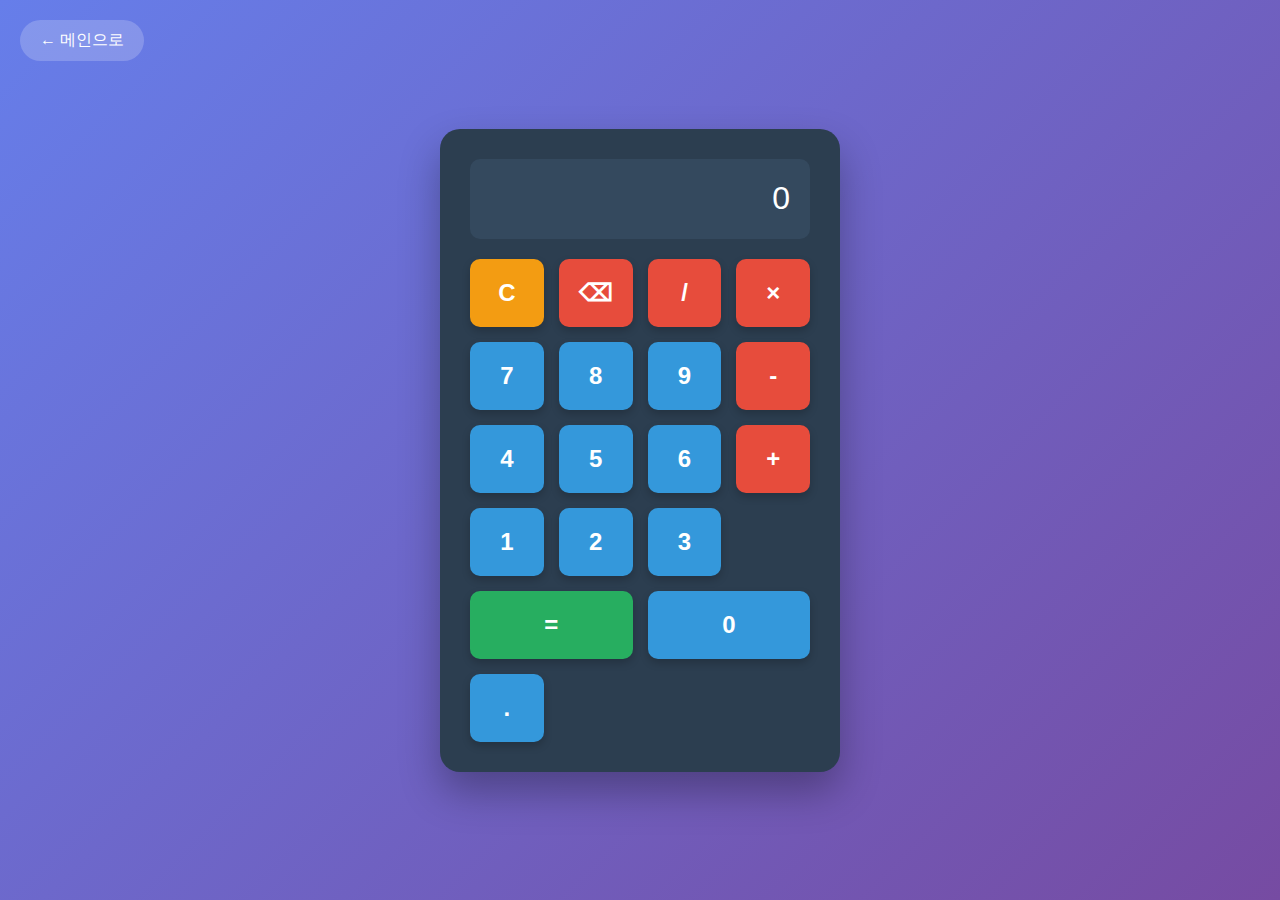
<file: src/main/resources/templates/calculater.html>
<!DOCTYPE html>
<html lang="ko">
<head>
    <meta charset="UTF-8">
    <meta name="viewport" content="width=device-width, initial-scale=1.0">
    <title>계산기</title>
    <style>
        * {
            margin: 0;
            padding: 0;
            box-sizing: border-box;
        }
        
        body {
            font-family: 'Arial', sans-serif;
            background: linear-gradient(135deg, #667eea 0%, #764ba2 100%);
            min-height: 100vh;
            display: flex;
            align-items: center;
            justify-content: center;
            padding: 20px;
        }
        
        .calculator {
            background: #2c3e50;
            border-radius: 20px;
            padding: 30px;
            box-shadow: 0 20px 40px rgba(0,0,0,0.3);
            max-width: 400px;
            width: 100%;
        }
        
        .display {
            background: #34495e;
            color: white;
            font-size: 2rem;
            padding: 20px;
            text-align: right;
            border-radius: 10px;
            margin-bottom: 20px;
            min-height: 80px;
            display: flex;
            align-items: center;
            justify-content: flex-end;
            word-wrap: break-word;
            overflow-wrap: break-word;
        }
        
        .buttons {
            display: grid;
            grid-template-columns: repeat(4, 1fr);
            gap: 15px;
        }
        
        .btn {
            background: #3498db;
            color: white;
            border: none;
            border-radius: 10px;
            font-size: 1.5rem;
            font-weight: bold;
            padding: 20px;
            cursor: pointer;
            transition: all 0.3s ease;
            box-shadow: 0 4px 8px rgba(0,0,0,0.2);
        }
        
        .btn:hover {
            background: #2980b9;
            transform: translateY(-2px);
            box-shadow: 0 6px 12px rgba(0,0,0,0.3);
        }
        
        .btn:active {
            transform: translateY(0);
        }
        
        .btn.operator {
            background: #e74c3c;
        }
        
        .btn.operator:hover {
            background: #c0392b;
        }
        
        .btn.equals {
            background: #27ae60;
            grid-column: span 2;
        }
        
        .btn.equals:hover {
            background: #229954;
        }
        
        .btn.clear {
            background: #f39c12;
        }
        
        .btn.clear:hover {
            background: #e67e22;
        }
        
        .btn.zero {
            grid-column: span 2;
        }
        
        .back-btn {
            position: absolute;
            top: 20px;
            left: 20px;
            background: rgba(255,255,255,0.2);
            color: white;
            border: none;
            border-radius: 50px;
            padding: 10px 20px;
            cursor: pointer;
            text-decoration: none;
            font-size: 1rem;
            transition: all 0.3s ease;
        }
        
        .back-btn:hover {
            background: rgba(255,255,255,0.3);
            transform: translateY(-2px);
        }
    </style>
</head>
<body>
    <a href="/" class="back-btn">← 메인으로</a>
    
    <div class="calculator">
        <div class="display" id="display">0</div>
        <div class="buttons">
            <button class="btn clear" onclick="clearDisplay()">C</button>
            <button class="btn operator" onclick="deleteLast()">⌫</button>
            <button class="btn operator" onclick="setOperator('/')">/</button>
            <button class="btn operator" onclick="setOperator('*')">×</button>
            
            <button class="btn" onclick="appendToDisplay('7')">7</button>
            <button class="btn" onclick="appendToDisplay('8')">8</button>
            <button class="btn" onclick="appendToDisplay('9')">9</button>
            <button class="btn operator" onclick="setOperator('-')">-</button>
            
            <button class="btn" onclick="appendToDisplay('4')">4</button>
            <button class="btn" onclick="appendToDisplay('5')">5</button>
            <button class="btn" onclick="appendToDisplay('6')">6</button>
            <button class="btn operator" onclick="setOperator('+')">+</button>
            
            <button class="btn" onclick="appendToDisplay('1')">1</button>
            <button class="btn" onclick="appendToDisplay('2')">2</button>
            <button class="btn" onclick="appendToDisplay('3')">3</button>
            <button class="btn equals" onclick="calculate()" rowspan="2">=</button>
            
            <button class="btn zero" onclick="appendToDisplay('0')">0</button>
            <button class="btn" onclick="appendToDisplay('.')">.</button>
        </div>
    </div>

    <script>
        let display = document.getElementById('display');
        let currentInput = '0';
        let operator = null;
        let previousInput = null;
        let shouldResetDisplay = false;

        function updateDisplay() {
            display.textContent = currentInput;
        }

        function appendToDisplay(value) {
            if (shouldResetDisplay) {
                currentInput = '0';
                shouldResetDisplay = false;
            }

            if (value === '.' && currentInput.includes('.')) {
                return;
            }

            if (currentInput === '0' && value !== '.') {
                currentInput = value;
            } else {
                currentInput += value;
            }

            updateDisplay();
        }

        function clearDisplay() {
            currentInput = '0';
            operator = null;
            previousInput = null;
            shouldResetDisplay = false;
            updateDisplay();
        }

        function deleteLast() {
            if (currentInput.length > 1) {
                currentInput = currentInput.slice(0, -1);
            } else {
                currentInput = '0';
            }
            updateDisplay();
        }

        function setOperator(op) {
            if (operator !== null && previousInput !== null) {
                calculate();
            }
            operator = op;
            previousInput = currentInput;
            shouldResetDisplay = true;
        }

        function calculate() {
            if (operator === null || previousInput === null) {
                return;
            }

            const prev = parseFloat(previousInput);
            const current = parseFloat(currentInput);
            let result;

            switch (operator) {
                case '+':
                    result = prev + current;
                    break;
                case '-':
                    result = prev - current;
                    break;
                case '*':
                    result = prev * current;
                    break;
                case '/':
                    if (current === 0) {
                        alert('0으로 나눌 수 없습니다!');
                        return;
                    }
                    result = prev / current;
                    break;
                default:
                    return;
            }

            currentInput = result.toString();
            operator = null;
            previousInput = null;
            shouldResetDisplay = true;
            updateDisplay();
        }

        // 키보드 입력 지원
        document.addEventListener('keydown', function(event) {
            const key = event.key;
            
            if (key >= '0' && key <= '9' || key === '.') {
                appendToDisplay(key);
            } else if (key === '+' || key === '-' || key === '*' || key === '/') {
                setOperator(key);
            } else if (key === 'Enter' || key === '=') {
                calculate();
            } else if (key === 'Escape' || key === 'c' || key === 'C') {
                clearDisplay();
            } else if (key === 'Backspace') {
                deleteLast();
            }
        });
    </script>
</body>
</html>
</file>
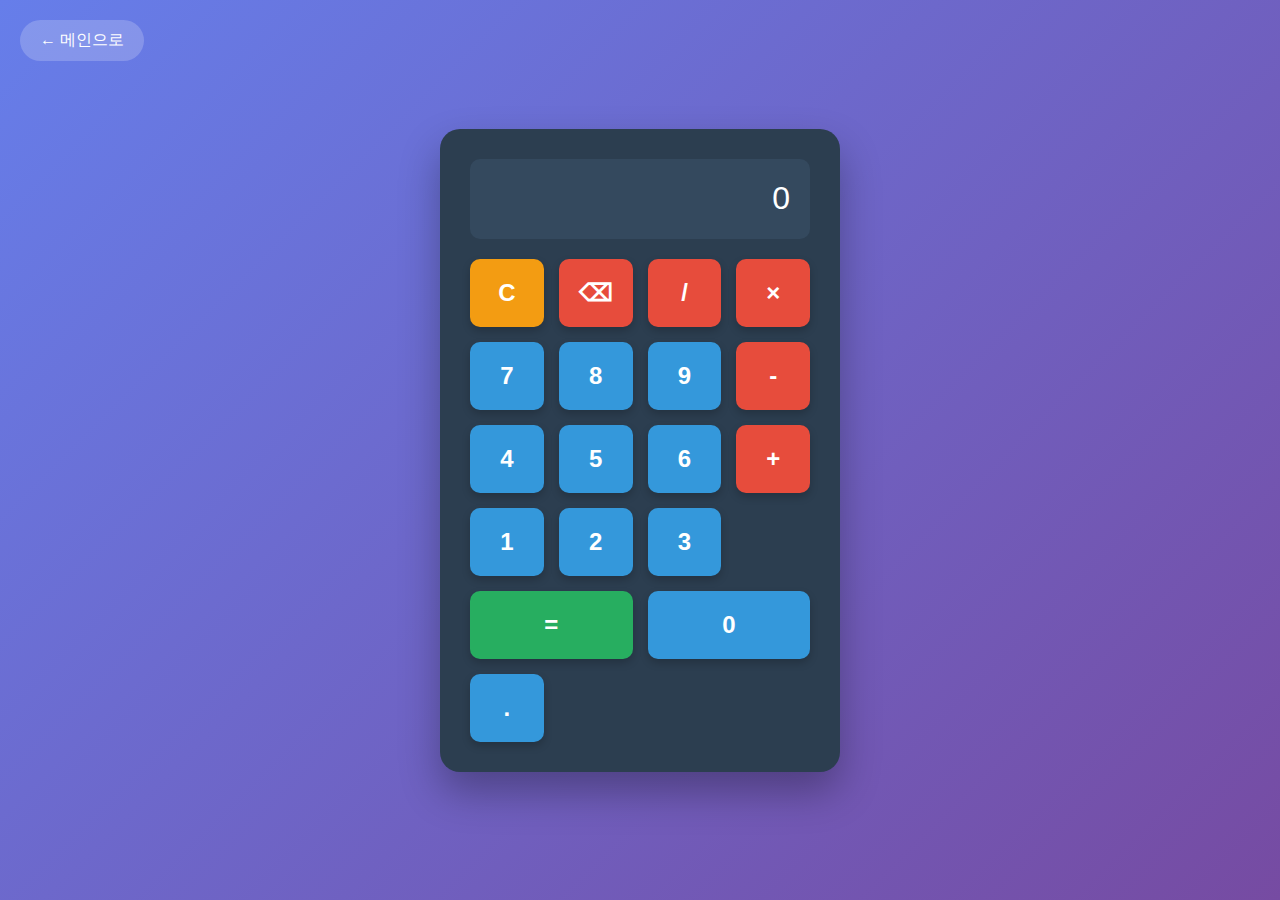
<file: src/main/resources/templates/calculator/calculater.html>
<!DOCTYPE html>
<html lang="ko">

<head>
    <meta charset="UTF-8">
    <meta name="viewport" content="width=device-width, initial-scale=1.0">
    <title>계산기</title>
    <style>
        * {
            margin: 0;
            padding: 0;
            box-sizing: border-box;
        }

        body {
            font-family: 'Arial', sans-serif;
            background: linear-gradient(135deg, #667eea 0%, #764ba2 100%);
            min-height: 100vh;
            display: flex;
            align-items: center;
            justify-content: center;
            padding: 20px;
        }

        .calculator {
            background: #2c3e50;
            border-radius: 20px;
            padding: 30px;
            box-shadow: 0 20px 40px rgba(0, 0, 0, 0.3);
            max-width: 400px;
            width: 100%;
        }

        .display {
            background: #34495e;
            color: white;
            font-size: 2rem;
            padding: 20px;
            text-align: right;
            border-radius: 10px;
            margin-bottom: 20px;
            min-height: 80px;
            display: flex;
            align-items: center;
            justify-content: flex-end;
            word-wrap: break-word;
            overflow-wrap: break-word;
        }

        .buttons {
            display: grid;
            grid-template-columns: repeat(4, 1fr);
            gap: 15px;
        }

        .btn {
            background: #3498db;
            color: white;
            border: none;
            border-radius: 10px;
            font-size: 1.5rem;
            font-weight: bold;
            padding: 20px;
            cursor: pointer;
            transition: all 0.3s ease;
            box-shadow: 0 4px 8px rgba(0, 0, 0, 0.2);
        }

        .btn:hover {
            background: #2980b9;
            transform: translateY(-2px);
            box-shadow: 0 6px 12px rgba(0, 0, 0, 0.3);
        }

        .btn:active {
            transform: translateY(0);
        }

        .btn.operator {
            background: #e74c3c;
        }

        .btn.operator:hover {
            background: #c0392b;
        }

        .btn.equals {
            background: #27ae60;
            grid-column: span 2;
        }

        .btn.equals:hover {
            background: #229954;
        }

        .btn.clear {
            background: #f39c12;
        }

        .btn.clear:hover {
            background: #e67e22;
        }

        .btn.zero {
            grid-column: span 2;
        }

        .back-btn {
            position: absolute;
            top: 20px;
            left: 20px;
            background: rgba(255, 255, 255, 0.2);
            color: white;
            border: none;
            border-radius: 50px;
            padding: 10px 20px;
            cursor: pointer;
            text-decoration: none;
            font-size: 1rem;
            transition: all 0.3s ease;
        }

        .back-btn:hover {
            background: rgba(255, 255, 255, 0.3);
            transform: translateY(-2px);
        }
    </style>
</head>

<body>
    <a href="/" class="back-btn">← 메인으로</a>

    <div class="calculator">
        <div class="display" id="display">0</div>
        <div class="buttons">
            <button class="btn clear" onclick="clearDisplay()">C</button>
            <button class="btn operator" onclick="deleteLast()">⌫</button>
            <button class="btn operator" onclick="setOperator('/')">/</button>
            <button class="btn operator" onclick="setOperator('*')">×</button>

            <button class="btn" onclick="appendToDisplay('7')">7</button>
            <button class="btn" onclick="appendToDisplay('8')">8</button>
            <button class="btn" onclick="appendToDisplay('9')">9</button>
            <button class="btn operator" onclick="setOperator('-')">-</button>

            <button class="btn" onclick="appendToDisplay('4')">4</button>
            <button class="btn" onclick="appendToDisplay('5')">5</button>
            <button class="btn" onclick="appendToDisplay('6')">6</button>
            <button class="btn operator" onclick="setOperator('+')">+</button>

            <button class="btn" onclick="appendToDisplay('1')">1</button>
            <button class="btn" onclick="appendToDisplay('2')">2</button>
            <button class="btn" onclick="appendToDisplay('3')">3</button>
            <button class="btn equals" onclick="calculate()" rowspan="2">=</button>

            <button class="btn zero" onclick="appendToDisplay('0')">0</button>
            <button class="btn" onclick="appendToDisplay('.')">.</button>
        </div>
    </div>

    <script>
        let display = document.getElementById('display');
        let currentInput = '0';
        let operator = null;
        let previousInput = null;
        let shouldResetDisplay = false;

        function updateDisplay() {
            display.textContent = currentInput;
        }

        function appendToDisplay(value) {
            if (shouldResetDisplay) {
                currentInput = '0';
                shouldResetDisplay = false;
            }

            if (value === '.' && currentInput.includes('.')) {
                return;
            }

            if (currentInput === '0' && value !== '.') {
                currentInput = value;
            } else {
                currentInput += value;
            }

            updateDisplay();
        }

        function clearDisplay() {
            currentInput = '0';
            operator = null;
            previousInput = null;
            shouldResetDisplay = false;
            updateDisplay();
        }

        function deleteLast() {
            if (currentInput.length > 1) {
                currentInput = currentInput.slice(0, -1);
            } else {
                currentInput = '0';
            }
            updateDisplay();
        }

        function setOperator(op) {
            if (operator !== null && previousInput !== null) {
                calculate();
            }
            operator = op;
            previousInput = currentInput;
            shouldResetDisplay = true;
        }

        async function calculate() {
            if (operator === null || previousInput === null) {
                return;
            }

            const num1 = parseFloat(previousInput);
            const num2 = parseFloat(currentInput);

            try {
                // 백엔드로 요청 보내기 - 통합 API 사용
                const response = await fetch(`/calculator/calculate?num1=${num1}&num2=${num2}&operator=${encodeURIComponent(operator)}`);
                const result = await response.json();

                if (result.error) {
                    alert(result.error);
                    return;
                }

                currentInput = result.result.toString();
                operator = null;
                previousInput = null;
                shouldResetDisplay = true;
                updateDisplay();
            } catch (error) {
                alert('계산 중 오류가 발생했습니다.');
                console.error(error);
            }
        }

        // 키보드 입력 지원
        document.addEventListener('keydown', function (event) {
            const key = event.key;

            if (key >= '0' && key <= '9' || key === '.') {
                appendToDisplay(key);
            } else if (key === '+' || key === '-' || key === '*' || key === '/') {
                setOperator(key);
            } else if (key === 'Enter' || key === '=') {
                calculate();
            } else if (key === 'Escape' || key === 'c' || key === 'C') {
                clearDisplay();
            } else if (key === 'Backspace') {
                deleteLast();
            }
        });
    </script>
</body>

</html>
</file>
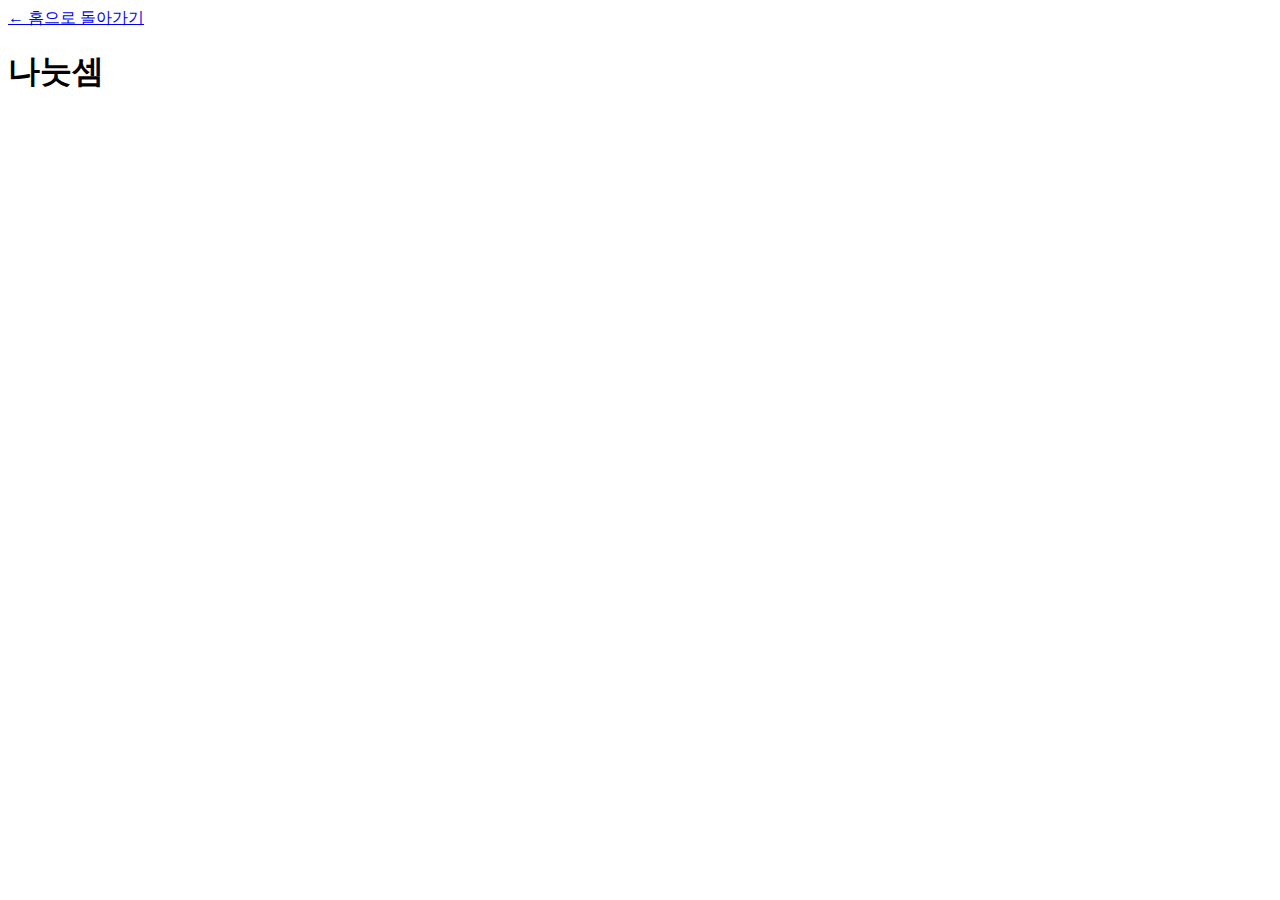
<file: src/main/resources/templates/calculator/divide.html>
<!DOCTYPE html>
<html lang="ko">
<head>
<meta charset="UTF-8">
<meta name="viewport" content="width=device-width, initial-scale=1.0">
<title>계산기 - Creative Hub</title>
</head>
<body>
<a href="/" class="back-link">
← 홈으로 돌아가기
</a>
<div class="login-container">
<div class="login-header">

<h1>나눗셈</h1>
</div>
</div>
</body>
</html>
</file>
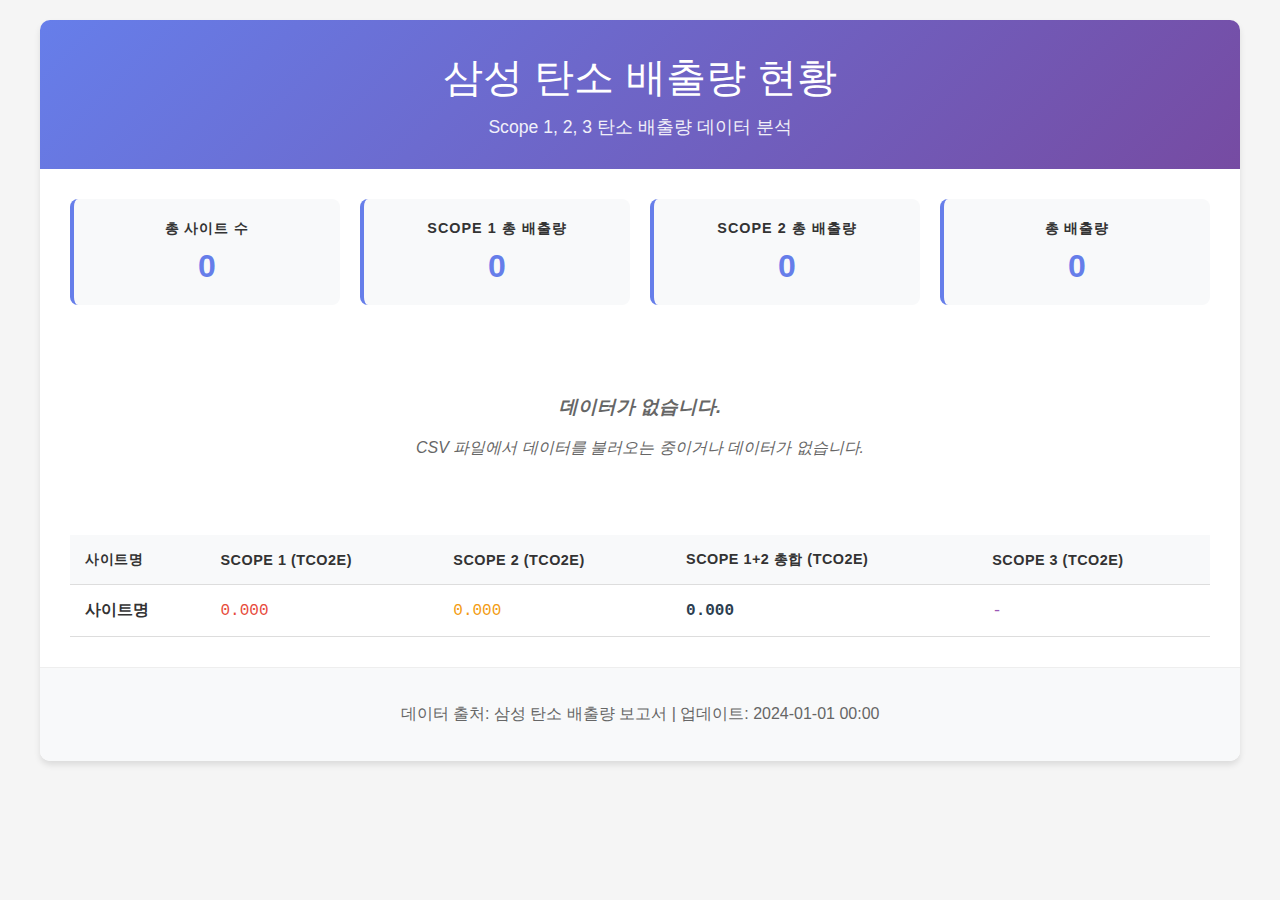
<file: src/main/resources/templates/emission/Emission.html>
<!DOCTYPE html>
<html lang="ko" xmlns:th="http://www.thymeleaf.org">

<head>
    <meta charset="UTF-8">
    <meta name="viewport" content="width=device-width, initial-scale=1.0">
    <title>삼성 탄소 배출량 현황</title>
    <style>
        body {
            font-family: 'Segoe UI', Tahoma, Geneva, Verdana, sans-serif;
            margin: 0;
            padding: 20px;
            background-color: #f5f5f5;
        }

        .container {
            max-width: 1200px;
            margin: 0 auto;
            background-color: white;
            border-radius: 10px;
            box-shadow: 0 4px 6px rgba(0, 0, 0, 0.1);
            overflow: hidden;
        }

        .header {
            background: linear-gradient(135deg, #667eea 0%, #764ba2 100%);
            color: white;
            padding: 30px;
            text-align: center;
        }

        .header h1 {
            margin: 0;
            font-size: 2.5em;
            font-weight: 300;
        }

        .header p {
            margin: 10px 0 0 0;
            font-size: 1.1em;
            opacity: 0.9;
        }

        .content {
            padding: 30px;
        }

        .stats {
            display: grid;
            grid-template-columns: repeat(auto-fit, minmax(200px, 1fr));
            gap: 20px;
            margin-bottom: 30px;
        }

        .stat-card {
            background: #f8f9fa;
            padding: 20px;
            border-radius: 8px;
            text-align: center;
            border-left: 4px solid #667eea;
        }

        .stat-card h3 {
            margin: 0 0 10px 0;
            color: #333;
            font-size: 0.9em;
            text-transform: uppercase;
            letter-spacing: 1px;
        }

        .stat-card .number {
            font-size: 2em;
            font-weight: bold;
            color: #667eea;
        }

        table {
            width: 100%;
            border-collapse: collapse;
            margin-top: 20px;
            background-color: white;
        }

        th,
        td {
            padding: 15px;
            text-align: left;
            border-bottom: 1px solid #ddd;
        }

        th {
            background-color: #f8f9fa;
            font-weight: 600;
            color: #333;
            text-transform: uppercase;
            font-size: 0.9em;
            letter-spacing: 0.5px;
        }

        tr:hover {
            background-color: #f5f5f5;
        }

        .site-name {
            font-weight: 600;
            color: #333;
        }

        .emission-value {
            font-family: 'Courier New', monospace;
            font-weight: 500;
        }

        .scope1 {
            color: #e74c3c;
        }

        .scope2 {
            color: #f39c12;
        }

        .scope3 {
            color: #9b59b6;
        }

        .total {
            color: #2c3e50;
            font-weight: bold;
        }

        .no-data {
            text-align: center;
            padding: 40px;
            color: #666;
            font-style: italic;
        }

        .footer {
            background-color: #f8f9fa;
            padding: 20px;
            text-align: center;
            color: #666;
            border-top: 1px solid #eee;
        }
    </style>
</head>

<body>
    <div class="container">
        <div class="header">
            <h1>삼성 탄소 배출량 현황</h1>
            <p>Scope 1, 2, 3 탄소 배출량 데이터 분석</p>
        </div>

        <div class="content">
            <div class="stats">
                <div class="stat-card">
                    <h3>총 사이트 수</h3>
                    <div class="number" th:text="${#lists.size(emissions)}">0</div>
                </div>
                <div class="stat-card">
                    <h3>Scope 1 총 배출량</h3>
                    <div class="number"
                        th:text="${#numbers.formatDecimal(#aggregates.sum(emissions.![scope1Tco2e ?: 0]), 0, 0)}">0
                    </div>
                </div>
                <div class="stat-card">
                    <h3>Scope 2 총 배출량</h3>
                    <div class="number"
                        th:text="${#numbers.formatDecimal(#aggregates.sum(emissions.![scope2Tco2e ?: 0]), 0, 0)}">0
                    </div>
                </div>
                <div class="stat-card">
                    <h3>총 배출량</h3>
                    <div class="number"
                        th:text="${#numbers.formatDecimal(#aggregates.sum(emissions.![totalScope1_2Tco2e ?: 0]), 0, 0)}">
                        0</div>
                </div>
            </div>

            <div th:if="${#lists.isEmpty(emissions)}" class="no-data">
                <h3>데이터가 없습니다.</h3>
                <p>CSV 파일에서 데이터를 불러오는 중이거나 데이터가 없습니다.</p>
            </div>

            <div th:unless="${#lists.isEmpty(emissions)}">
                <table>
                    <thead>
                        <tr>
                            <th>사이트명</th>
                            <th>Scope 1 (tCO2e)</th>
                            <th>Scope 2 (tCO2e)</th>
                            <th>Scope 1+2 총합 (tCO2e)</th>
                            <th>Scope 3 (tCO2e)</th>
                        </tr>
                    </thead>
                    <tbody>
                        <tr th:each="emission : ${emissions}">
                            <td class="site-name" th:text="${emission.site}">사이트명</td>
                            <td class="emission-value scope1"
                                th:text="${emission.scope1Tco2e != null ? #numbers.formatDecimal(emission.scope1Tco2e, 3, 3) : '-'}">
                                0.000</td>
                            <td class="emission-value scope2"
                                th:text="${emission.scope2Tco2e != null ? #numbers.formatDecimal(emission.scope2Tco2e, 3, 3) : '-'}">
                                0.000</td>
                            <td class="emission-value total"
                                th:text="${emission.totalScope1_2Tco2e != null ? #numbers.formatDecimal(emission.totalScope1_2Tco2e, 3, 3) : '-'}">
                                0.000</td>
                            <td class="emission-value scope3"
                                th:text="${emission.scope3Tco2e != null ? #numbers.formatDecimal(emission.scope3Tco2e, 3, 3) : '-'}">
                                -</td>
                        </tr>
                    </tbody>
                </table>
            </div>
        </div>

        <div class="footer">
            <p>데이터 출처: 삼성 탄소 배출량 보고서 | 업데이트: <span
                    th:text="${#dates.format(#dates.createNow(), 'yyyy-MM-dd HH:mm')}">2024-01-01 00:00</span></p>
        </div>
    </div>
</body>

</html>
</file>
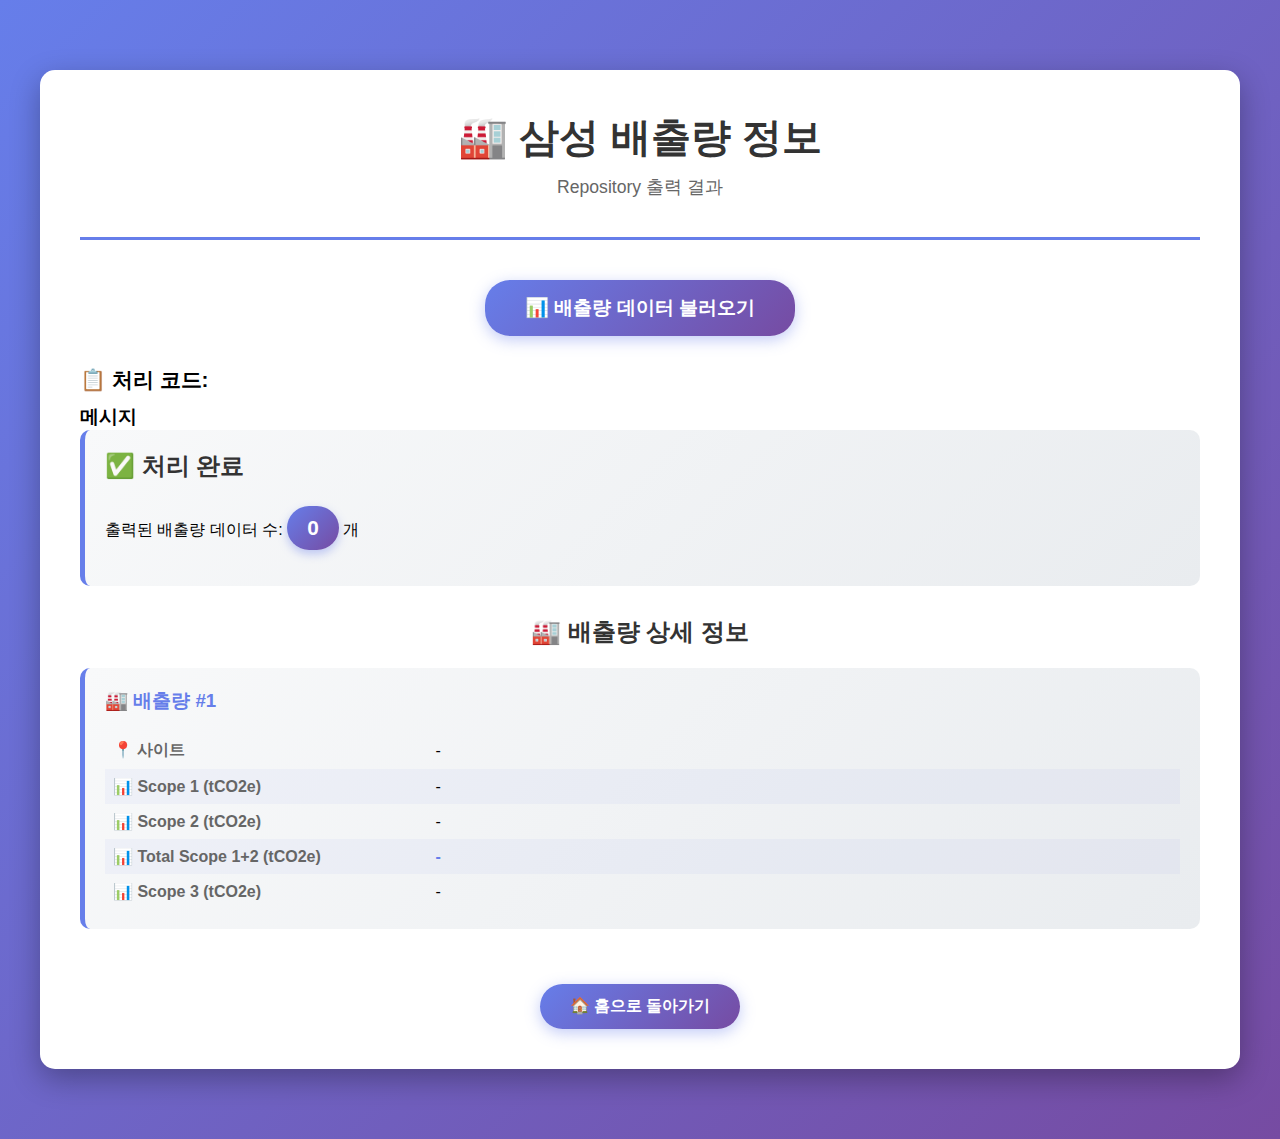
<file: src/main/resources/templates/project/list.html>
<!DOCTYPE html>
<html xmlns:th="http://www.thymeleaf.org">

<head>
    <meta charset="UTF-8">
    <title>삼성 배출량 정보</title>
    <style>
        body {
            font-family: 'Segoe UI', Tahoma, Geneva, Verdana, sans-serif;
            max-width: 1200px;
            margin: 50px auto;
            padding: 20px;
            background: linear-gradient(135deg, #667eea 0%, #764ba2 100%);
            min-height: 100vh;
        }

        .container {
            background-color: white;
            border-radius: 15px;
            box-shadow: 0 10px 30px rgba(0, 0, 0, 0.3);
            padding: 40px;
        }

        .header {
            text-align: center;
            margin-bottom: 40px;
            padding-bottom: 20px;
            border-bottom: 3px solid #667eea;
        }

        .header h1 {
            color: #333;
            margin: 0;
            font-size: 2.5em;
        }

        .header p {
            color: #666;
            margin-top: 10px;
            font-size: 1.1em;
        }

        .messenger {
            padding: 20px;
            margin-bottom: 30px;
            border-radius: 10px;
            font-size: 1.1em;
            text-align: center;
            animation: fadeIn 0.5s ease-in;
        }

        @keyframes fadeIn {
            from {
                opacity: 0;
                transform: translateY(-10px);
            }

            to {
                opacity: 1;
                transform: translateY(0);
            }
        }

        .success {
            background: linear-gradient(135deg, #d4edda 0%, #c3e6cb 100%);
            color: #155724;
            border: 2px solid #28a745;
            box-shadow: 0 5px 15px rgba(40, 167, 69, 0.3);
        }

        .error {
            background: linear-gradient(135deg, #f8d7da 0%, #f5c6cb 100%);
            color: #721c24;
            border: 2px solid #dc3545;
            box-shadow: 0 5px 15px rgba(220, 53, 69, 0.3);
        }

        .messenger-code {
            font-weight: bold;
            font-size: 1.3em;
            margin-bottom: 10px;
        }

        .messenger-text {
            font-weight: bold;
            font-size: 1.2em;
        }

        .info-box {
            background: linear-gradient(135deg, #f8f9fa 0%, #e9ecef 100%);
            padding: 20px;
            border-radius: 10px;
            margin-bottom: 20px;
            border-left: 5px solid #667eea;
        }

        .info-box h3 {
            margin-top: 0;
            color: #333;
            font-size: 1.5em;
        }

        .count-badge {
            display: inline-block;
            background: linear-gradient(135deg, #667eea 0%, #764ba2 100%);
            color: white;
            padding: 10px 20px;
            border-radius: 25px;
            font-size: 1.3em;
            font-weight: bold;
            box-shadow: 0 4px 10px rgba(102, 126, 234, 0.4);
        }

        .back-button {
            display: inline-block;
            margin-top: 30px;
            padding: 12px 30px;
            background: linear-gradient(135deg, #667eea 0%, #764ba2 100%);
            color: white;
            text-decoration: none;
            border-radius: 25px;
            font-weight: bold;
            transition: transform 0.3s ease, box-shadow 0.3s ease;
            box-shadow: 0 4px 15px rgba(102, 126, 234, 0.4);
        }

        .back-button:hover {
            transform: translateY(-2px);
            box-shadow: 0 6px 20px rgba(102, 126, 234, 0.6);
        }

        .load-button {
            padding: 15px 40px;
            background: linear-gradient(135deg, #667eea 0%, #764ba2 100%);
            color: white;
            border: none;
            border-radius: 25px;
            font-size: 1.2em;
            cursor: pointer;
            box-shadow: 0 4px 15px rgba(102, 126, 234, 0.4);
            transition: transform 0.3s ease, box-shadow 0.3s ease;
            font-weight: bold;
        }

        .load-button:hover {
            transform: translateY(-2px);
            box-shadow: 0 6px 20px rgba(102, 126, 234, 0.6);
        }

        .emission-card {
            margin-bottom: 25px;
            padding: 20px;
            background: linear-gradient(135deg, #f8f9fa 0%, #e9ecef 100%);
            border-radius: 10px;
            border-left: 5px solid #667eea;
        }

        .emission-card h3 {
            margin-top: 0;
            color: #667eea;
        }

        .emission-table {
            width: 100%;
            border-collapse: collapse;
        }

        .emission-table td {
            padding: 8px;
        }

        .emission-table tr:nth-child(even) {
            background-color: rgba(102, 126, 234, 0.05);
        }

        .emission-label {
            font-weight: bold;
            width: 30%;
            color: #666;
        }
    </style>
</head>

<body>
    <div class="container">
        <div class="header">
            <h1>🏭 삼성 배출량 정보</h1>
            <p>Repository 출력 결과</p>
        </div>

        <!-- 데이터 불러오기 버튼 -->
        <div style="text-align: center; margin: 30px 0;">
            <form action="/project/all" method="post" style="display: inline;">
                <button type="submit" class="load-button">
                    📊 배출량 데이터 불러오기
                </button>
            </form>
        </div>

        <!-- Messenger 메시지 표시 -->
        <div th:if="${messenger != null}" th:class="${messenger.code == 0 ? 'messenger success' : 'messenger error'}">
            <div class="messenger-code">
                📋 처리 코드: <span th:text="${messenger.code}"></span>
            </div>
            <div class="messenger-text">
                <span th:text="${messenger.message}">메시지</span>
            </div>
        </div>

        <!-- 배출량 데이터 수 표시 -->
        <div class="info-box" th:if="${count != null}">
            <h3>✅ 처리 완료</h3>
            <p>출력된 배출량 데이터 수: <span class="count-badge" th:text="${count}">0</span> 개</p>
        </div>

        <!-- 배출량 정보 목록 -->
        <div th:if="${projectList != null and projectList.size() > 0}">
            <h2 style="text-align: center; color: #333; margin: 30px 0 20px 0;">🏭 배출량 상세 정보</h2>

            <div th:each="project, iterStat : ${projectList}" class="emission-card">
                <h3>
                    🏭 배출량 #<span th:text="${iterStat.count}">1</span>
                </h3>

                <table class="emission-table">
                    <tr>
                        <td class="emission-label">📍 사이트</td>
                        <td th:text="${project.site}">-</td>
                    </tr>
                    <tr>
                        <td class="emission-label">📊 Scope 1 (tCO2e)</td>
                        <td th:text="${project.scope1Tco2e != null ? #numbers.formatDecimal(project.scope1Tco2e, 1, 3) : '데이터 없음'}">-</td>
                    </tr>
                    <tr>
                        <td class="emission-label">📊 Scope 2 (tCO2e)</td>
                        <td th:text="${project.scope2Tco2e != null ? #numbers.formatDecimal(project.scope2Tco2e, 1, 3) : '데이터 없음'}">-</td>
                    </tr>
                    <tr>
                        <td class="emission-label">📊 Total Scope 1+2 (tCO2e)</td>
                        <td style="font-weight: bold; color: #667eea;"
                            th:text="${project.totalScope12Tco2e != null ? #numbers.formatDecimal(project.totalScope12Tco2e, 1, 3) : '데이터 없음'}">-</td>
                    </tr>
                    <tr>
                        <td class="emission-label">📊 Scope 3 (tCO2e)</td>
                        <td th:text="${project.scope3Tco2e != null ? #numbers.formatDecimal(project.scope3Tco2e, 1, 3) : '데이터 없음'}">-</td>
                    </tr>
                </table>
            </div>
        </div>

        <!-- 돌아가기 버튼 -->
        <div style="text-align: center;">
            <a href="/" class="back-button">🏠 홈으로 돌아가기</a>
        </div>
    </div>
</body>

</html>
</file>
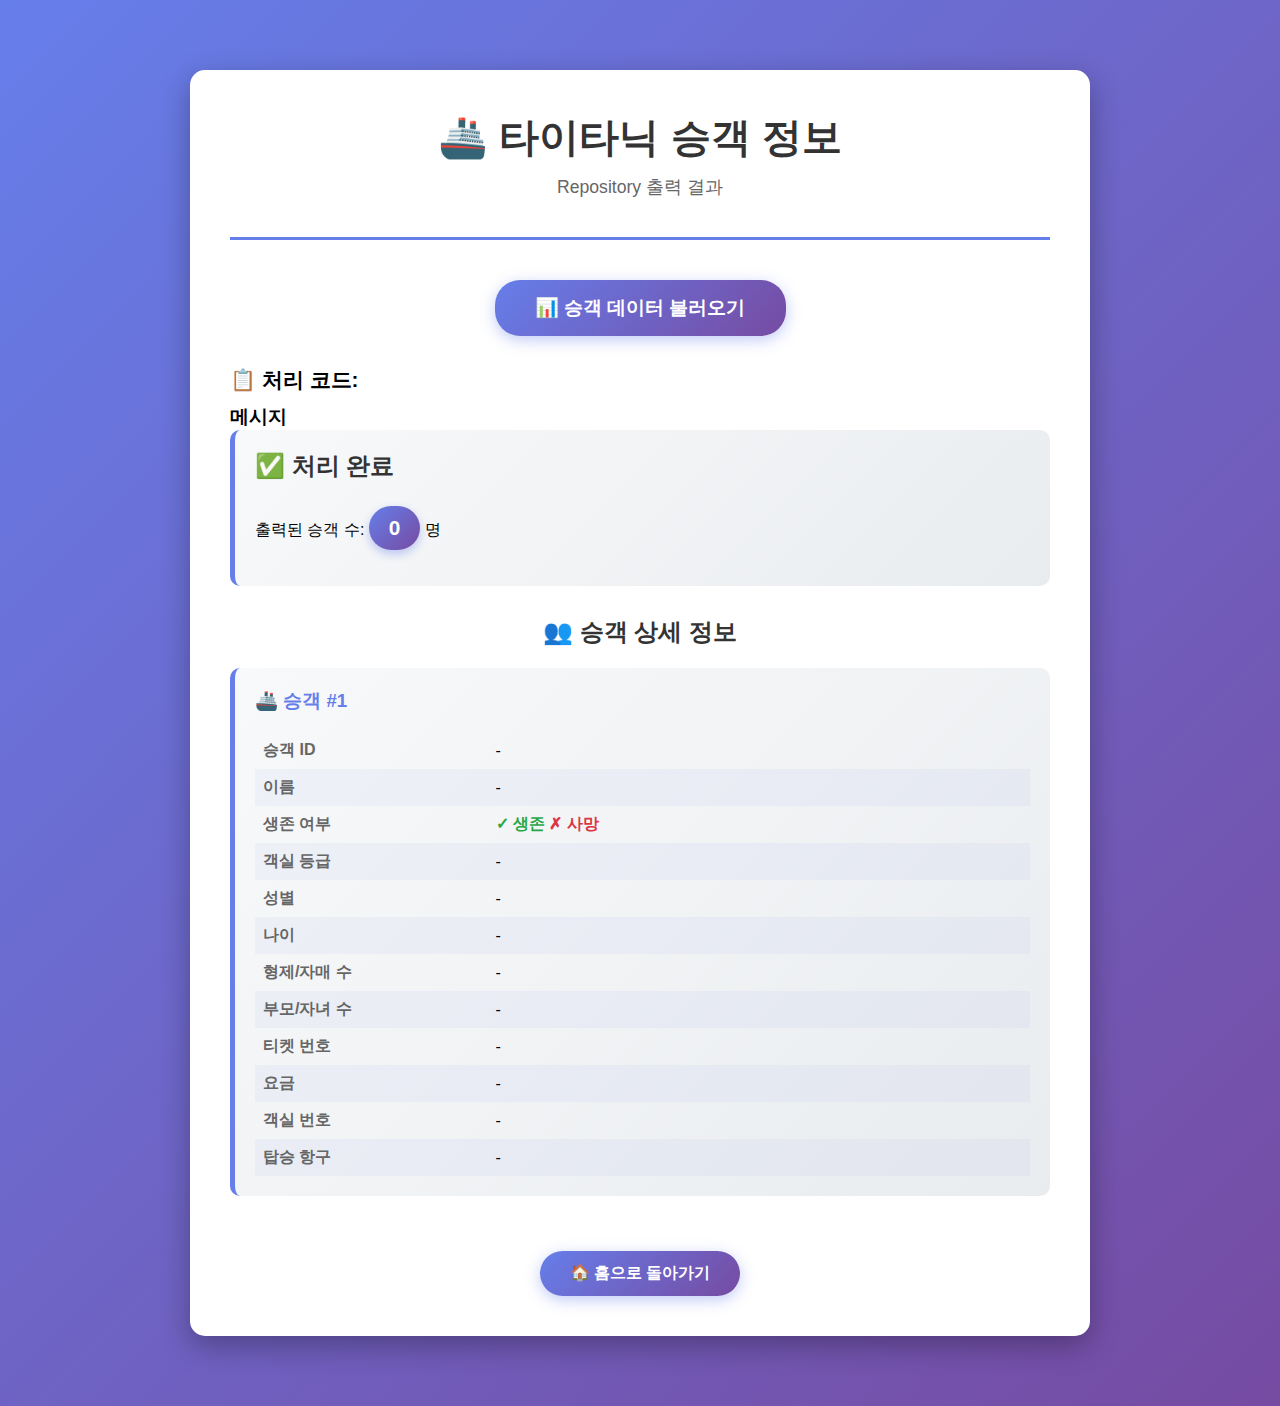
<file: src/main/resources/templates/user/list.html>
<!DOCTYPE html>
<html xmlns:th="http://www.thymeleaf.org">

<head>
    <meta charset="UTF-8">
    <title>승객 정보 출력 결과</title>
    <style>
        body {
            font-family: 'Segoe UI', Tahoma, Geneva, Verdana, sans-serif;
            max-width: 900px;
            margin: 50px auto;
            padding: 20px;
            background: linear-gradient(135deg, #667eea 0%, #764ba2 100%);
            min-height: 100vh;
        }

        .container {
            background-color: white;
            border-radius: 15px;
            box-shadow: 0 10px 30px rgba(0, 0, 0, 0.3);
            padding: 40px;
        }

        .header {
            text-align: center;
            margin-bottom: 40px;
            padding-bottom: 20px;
            border-bottom: 3px solid #667eea;
        }

        .header h1 {
            color: #333;
            margin: 0;
            font-size: 2.5em;
        }

        .header p {
            color: #666;
            margin-top: 10px;
            font-size: 1.1em;
        }

        .messenger {
            padding: 20px;
            margin-bottom: 30px;
            border-radius: 10px;
            font-size: 1.1em;
            text-align: center;
            animation: fadeIn 0.5s ease-in;
        }

        @keyframes fadeIn {
            from {
                opacity: 0;
                transform: translateY(-10px);
            }

            to {
                opacity: 1;
                transform: translateY(0);
            }
        }

        .success {
            background: linear-gradient(135deg, #d4edda 0%, #c3e6cb 100%);
            color: #155724;
            border: 2px solid #28a745;
            box-shadow: 0 5px 15px rgba(40, 167, 69, 0.3);
        }

        .error {
            background: linear-gradient(135deg, #f8d7da 0%, #f5c6cb 100%);
            color: #721c24;
            border: 2px solid #dc3545;
            box-shadow: 0 5px 15px rgba(220, 53, 69, 0.3);
        }

        .messenger-code {
            font-weight: bold;
            font-size: 1.3em;
            margin-bottom: 10px;
        }

        .messenger-text {
            font-weight: bold;
            font-size: 1.2em;
        }

        .info-box {
            background: linear-gradient(135deg, #f8f9fa 0%, #e9ecef 100%);
            padding: 20px;
            border-radius: 10px;
            margin-bottom: 20px;
            border-left: 5px solid #667eea;
        }

        .info-box h3 {
            margin-top: 0;
            color: #333;
            font-size: 1.5em;
        }

        .count-badge {
            display: inline-block;
            background: linear-gradient(135deg, #667eea 0%, #764ba2 100%);
            color: white;
            padding: 10px 20px;
            border-radius: 25px;
            font-size: 1.3em;
            font-weight: bold;
            box-shadow: 0 4px 10px rgba(102, 126, 234, 0.4);
        }

        .terminal-info {
            text-align: center;
            padding: 30px;
            background: #2d3748;
            color: #fff;
            border-radius: 10px;
            margin-top: 30px;
            font-size: 1.1em;
        }

        .terminal-info::before {
            content: "💻";
            font-size: 3em;
            display: block;
            margin-bottom: 10px;
        }

        .back-button {
            display: inline-block;
            margin-top: 30px;
            padding: 12px 30px;
            background: linear-gradient(135deg, #667eea 0%, #764ba2 100%);
            color: white;
            text-decoration: none;
            border-radius: 25px;
            font-weight: bold;
            transition: transform 0.3s ease, box-shadow 0.3s ease;
            box-shadow: 0 4px 15px rgba(102, 126, 234, 0.4);
        }

        .back-button:hover {
            transform: translateY(-2px);
            box-shadow: 0 6px 20px rgba(102, 126, 234, 0.6);
        }

        .load-button {
            padding: 15px 40px;
            background: linear-gradient(135deg, #667eea 0%, #764ba2 100%);
            color: white;
            border: none;
            border-radius: 25px;
            font-size: 1.2em;
            cursor: pointer;
            box-shadow: 0 4px 15px rgba(102, 126, 234, 0.4);
            transition: transform 0.3s ease, box-shadow 0.3s ease;
            font-weight: bold;
        }

        .load-button:hover {
            transform: translateY(-2px);
            box-shadow: 0 6px 20px rgba(102, 126, 234, 0.6);
        }
    </style>
</head>

<body>
    <div class="container">
        <div class="header">
            <h1>🚢 타이타닉 승객 정보</h1>
            <p>Repository 출력 결과</p>
        </div>

        <!-- 데이터 불러오기 버튼 -->
        <div style="text-align: center; margin: 30px 0;">
            <form action="/users/all" method="post" style="display: inline;">
                <button type="submit" class="load-button">
                    📊 승객 데이터 불러오기
                </button>
            </form>
        </div>

        <!-- Messenger 메시지 표시 -->
        <div th:if="${messenger != null}" th:class="${messenger.code == 0 ? 'messenger success' : 'messenger error'}">
            <div class="messenger-code">
                📋 처리 코드: <span th:text="${messenger.code}"></span>
            </div>
            <div class="messenger-text">
                <span th:text="${messenger.message}">메시지</span>
            </div>
        </div>

        <!-- 승객 수 표시 -->
        <div class="info-box" th:if="${count != null}">
            <h3>✅ 처리 완료</h3>
            <p>출력된 승객 수: <span class="count-badge" th:text="${count}">0</span> 명</p>
        </div>

        <!-- 승객 정보 테이블 -->
        <div th:if="${passengers != null and passengers.size() > 0}">
            <h2 style="text-align: center; color: #333; margin: 30px 0 20px 0;">👥 승객 상세 정보</h2>

            <div th:each="passenger, iterStat : ${passengers}"
                style="margin-bottom: 25px; padding: 20px; background: linear-gradient(135deg, #f8f9fa 0%, #e9ecef 100%); border-radius: 10px; border-left: 5px solid #667eea;">
                <h3 style="margin-top: 0; color: #667eea;">
                    🚢 승객 #<span th:text="${iterStat.count}">1</span>
                </h3>

                <table style="width: 100%; border-collapse: collapse;">
                    <tr>
                        <td style="padding: 8px; font-weight: bold; width: 30%; color: #666;">승객 ID</td>
                        <td style="padding: 8px;" th:text="${passenger.passengerId}">-</td>
                    </tr>
                    <tr style="background-color: rgba(102, 126, 234, 0.05);">
                        <td style="padding: 8px; font-weight: bold; color: #666;">이름</td>
                        <td style="padding: 8px;" th:text="${passenger.name}">-</td>
                    </tr>
                    <tr>
                        <td style="padding: 8px; font-weight: bold; color: #666;">생존 여부</td>
                        <td style="padding: 8px;">
                            <span th:if="${passenger.survived == 1}" style="color: #28a745; font-weight: bold;">✓
                                생존</span>
                            <span th:if="${passenger.survived == 0}" style="color: #dc3545; font-weight: bold;">✗
                                사망</span>
                        </td>
                    </tr>
                    <tr style="background-color: rgba(102, 126, 234, 0.05);">
                        <td style="padding: 8px; font-weight: bold; color: #666;">객실 등급</td>
                        <td style="padding: 8px;" th:text="${passenger.pclass} + '등석'">-</td>
                    </tr>
                    <tr>
                        <td style="padding: 8px; font-weight: bold; color: #666;">성별</td>
                        <td style="padding: 8px;" th:text="${passenger.sex}">-</td>
                    </tr>
                    <tr style="background-color: rgba(102, 126, 234, 0.05);">
                        <td style="padding: 8px; font-weight: bold; color: #666;">나이</td>
                        <td style="padding: 8px;" th:text="${passenger.age != null ? passenger.age + '세' : '알 수 없음'}">-
                        </td>
                    </tr>
                    <tr>
                        <td style="padding: 8px; font-weight: bold; color: #666;">형제/자매 수</td>
                        <td style="padding: 8px;" th:text="${passenger.sibSp}">-</td>
                    </tr>
                    <tr style="background-color: rgba(102, 126, 234, 0.05);">
                        <td style="padding: 8px; font-weight: bold; color: #666;">부모/자녀 수</td>
                        <td style="padding: 8px;" th:text="${passenger.parch}">-</td>
                    </tr>
                    <tr>
                        <td style="padding: 8px; font-weight: bold; color: #666;">티켓 번호</td>
                        <td style="padding: 8px;" th:text="${passenger.ticket}">-</td>
                    </tr>
                    <tr style="background-color: rgba(102, 126, 234, 0.05);">
                        <td style="padding: 8px; font-weight: bold; color: #666;">요금</td>
                        <td style="padding: 8px;" th:text="${passenger.fare != null ? '$' + passenger.fare : '$0'}">-
                        </td>
                    </tr>
                    <tr>
                        <td style="padding: 8px; font-weight: bold; color: #666;">객실 번호</td>
                        <td style="padding: 8px;"
                            th:text="${passenger.cabin != null and passenger.cabin != '' ? passenger.cabin : '미배정'}">-
                        </td>
                    </tr>
                    <tr style="background-color: rgba(102, 126, 234, 0.05);">
                        <td style="padding: 8px; font-weight: bold; color: #666;">탑승 항구</td>
                        <td style="padding: 8px;" th:text="${passenger.embarked}">-</td>
                    </tr>
                </table>
            </div>
        </div>

        <!-- 돌아가기 버튼 -->
        <div style="text-align: center;">
            <a href="/" class="back-button">🏠 홈으로 돌아가기</a>
        </div>
    </div>
</body>

</html>
</file>
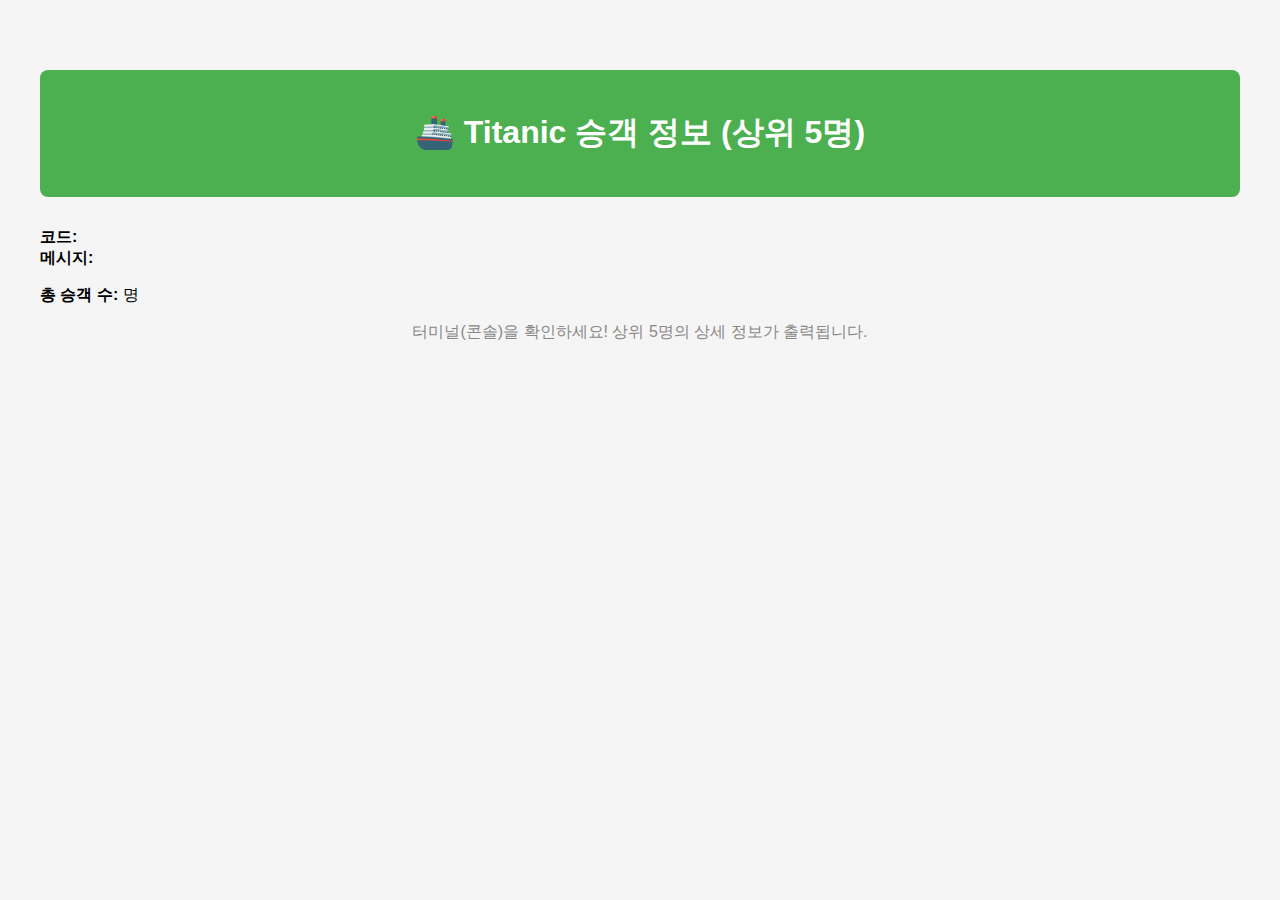
<file: src/main/resources/templates/user/result.html>
<!DOCTYPE html>
<html xmlns:th="http://www.thymeleaf.org">

<head>
    <meta charset="UTF-8">
    <title>상위 5명 승객 정보</title>
    <style>
        body {
            font-family: Arial, sans-serif;
            max-width: 1200px;
            margin: 50px auto;
            padding: 20px;
            background-color: #f5f5f5;
        }

        .header {
            background-color: #4CAF50;
            color: white;
            padding: 20px;
            text-align: center;
            border-radius: 8px;
            margin-bottom: 30px;
        }

        .messenger {
            padding: 15px;
            margin-bottom: 20px;
            border-radius: 5px;
            font-weight: bold;
        }

        .success {
            background-color: #d4edda;
            color: #155724;
            border: 1px solid #c3e6cb;
        }

        .error {
            background-color: #f8d7da;
            color: #721c24;
            border: 1px solid #f5c6cb;
        }
    </style>
</head>

<body>
    <div class="header">
        <h1>🚢 Titanic 승객 정보 (상위 5명)</h1>
    </div>

    <!-- Messenger 메시지 표시 -->
    <div th:if="${messenger != null}" th:class="${messenger.code == 0 ? 'messenger success' : 'messenger error'}">
        <strong>코드:</strong> <span th:text="${messenger.code}"></span><br>
        <strong>메시지:</strong> <span th:text="${messenger.message}"></span>
    </div>

    <!-- 승객 수 표시 -->
    <div th:if="${count != null}">
        <p><strong>총 승객 수:</strong> <span th:text="${count}"></span>명</p>
    </div>

    <p style="text-align: center; color: #888;">
        터미널(콘솔)을 확인하세요! 상위 5명의 상세 정보가 출력됩니다.
    </p>
</body>

</html>
</file>
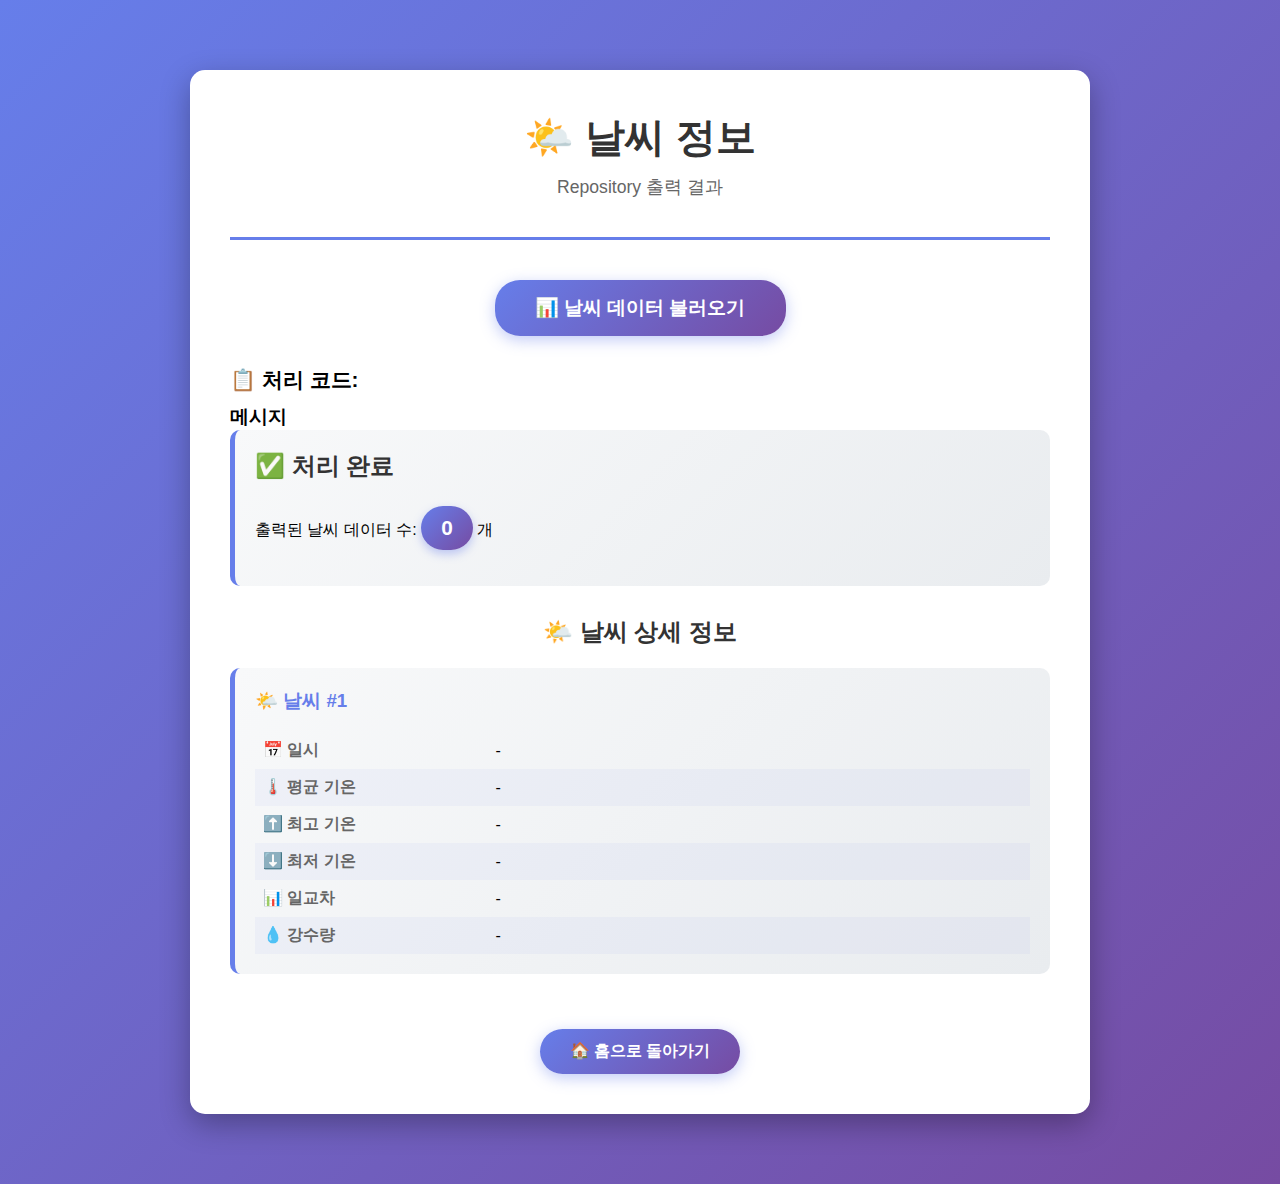
<file: src/main/resources/templates/weather/list.html>
<!DOCTYPE html>
<html xmlns:th="http://www.thymeleaf.org">

<head>
    <meta charset="UTF-8">
    <title>날씨 정보 출력 결과</title>
    <style>
        body {
            font-family: 'Segoe UI', Tahoma, Geneva, Verdana, sans-serif;
            max-width: 900px;
            margin: 50px auto;
            padding: 20px;
            background: linear-gradient(135deg, #667eea 0%, #764ba2 100%);
            min-height: 100vh;
        }

        .container {
            background-color: white;
            border-radius: 15px;
            box-shadow: 0 10px 30px rgba(0, 0, 0, 0.3);
            padding: 40px;
        }

        .header {
            text-align: center;
            margin-bottom: 40px;
            padding-bottom: 20px;
            border-bottom: 3px solid #667eea;
        }

        .header h1 {
            color: #333;
            margin: 0;
            font-size: 2.5em;
        }

        .header p {
            color: #666;
            margin-top: 10px;
            font-size: 1.1em;
        }

        .messenger {
            padding: 20px;
            margin-bottom: 30px;
            border-radius: 10px;
            font-size: 1.1em;
            text-align: center;
            animation: fadeIn 0.5s ease-in;
        }

        @keyframes fadeIn {
            from {
                opacity: 0;
                transform: translateY(-10px);
            }

            to {
                opacity: 1;
                transform: translateY(0);
            }
        }

        .success {
            background: linear-gradient(135deg, #d4edda 0%, #c3e6cb 100%);
            color: #155724;
            border: 2px solid #28a745;
            box-shadow: 0 5px 15px rgba(40, 167, 69, 0.3);
        }

        .error {
            background: linear-gradient(135deg, #f8d7da 0%, #f5c6cb 100%);
            color: #721c24;
            border: 2px solid #dc3545;
            box-shadow: 0 5px 15px rgba(220, 53, 69, 0.3);
        }

        .messenger-code {
            font-weight: bold;
            font-size: 1.3em;
            margin-bottom: 10px;
        }

        .messenger-text {
            font-weight: bold;
            font-size: 1.2em;
        }

        .info-box {
            background: linear-gradient(135deg, #f8f9fa 0%, #e9ecef 100%);
            padding: 20px;
            border-radius: 10px;
            margin-bottom: 20px;
            border-left: 5px solid #667eea;
        }

        .info-box h3 {
            margin-top: 0;
            color: #333;
            font-size: 1.5em;
        }

        .count-badge {
            display: inline-block;
            background: linear-gradient(135deg, #667eea 0%, #764ba2 100%);
            color: white;
            padding: 10px 20px;
            border-radius: 25px;
            font-size: 1.3em;
            font-weight: bold;
            box-shadow: 0 4px 10px rgba(102, 126, 234, 0.4);
        }

        .back-button {
            display: inline-block;
            margin-top: 30px;
            padding: 12px 30px;
            background: linear-gradient(135deg, #667eea 0%, #764ba2 100%);
            color: white;
            text-decoration: none;
            border-radius: 25px;
            font-weight: bold;
            transition: transform 0.3s ease, box-shadow 0.3s ease;
            box-shadow: 0 4px 15px rgba(102, 126, 234, 0.4);
        }

        .back-button:hover {
            transform: translateY(-2px);
            box-shadow: 0 6px 20px rgba(102, 126, 234, 0.6);
        }

        .load-button {
            padding: 15px 40px;
            background: linear-gradient(135deg, #667eea 0%, #764ba2 100%);
            color: white;
            border: none;
            border-radius: 25px;
            font-size: 1.2em;
            cursor: pointer;
            box-shadow: 0 4px 15px rgba(102, 126, 234, 0.4);
            transition: transform 0.3s ease, box-shadow 0.3s ease;
            font-weight: bold;
        }

        .load-button:hover {
            transform: translateY(-2px);
            box-shadow: 0 6px 20px rgba(102, 126, 234, 0.6);
        }
    </style>
</head>

<body>
    <div class="container">
        <div class="header">
            <h1>🌤️ 날씨 정보</h1>
            <p>Repository 출력 결과</p>
        </div>

        <!-- 데이터 불러오기 버튼 -->
        <div style="text-align: center; margin: 30px 0;">
            <form action="/weather/all" method="post" style="display: inline;">
                <button type="submit" class="load-button">
                    📊 날씨 데이터 불러오기
                </button>
            </form>
        </div>

        <!-- Messenger 메시지 표시 -->
        <div th:if="${messenger != null}" th:class="${messenger.code == 0 ? 'messenger success' : 'messenger error'}">
            <div class="messenger-code">
                📋 처리 코드: <span th:text="${messenger.code}"></span>
            </div>
            <div class="messenger-text">
                <span th:text="${messenger.message}">메시지</span>
            </div>
        </div>

        <!-- 날씨 데이터 수 표시 -->
        <div class="info-box" th:if="${count != null}">
            <h3>✅ 처리 완료</h3>
            <p>출력된 날씨 데이터 수: <span class="count-badge" th:text="${count}">0</span> 개</p>
        </div>

        <!-- 날씨 정보 테이블 -->
        <div th:if="${weatherList != null and weatherList.size() > 0}">
            <h2 style="text-align: center; color: #333; margin: 30px 0 20px 0;">🌤️ 날씨 상세 정보</h2>

            <div th:each="weather, iterStat : ${weatherList}"
                style="margin-bottom: 25px; padding: 20px; background: linear-gradient(135deg, #f8f9fa 0%, #e9ecef 100%); border-radius: 10px; border-left: 5px solid #667eea;">
                <h3 style="margin-top: 0; color: #667eea;">
                    🌤️ 날씨 #<span th:text="${iterStat.count}">1</span>
                </h3>

                <table style="width: 100%; border-collapse: collapse;">
                    <tr>
                        <td style="padding: 8px; font-weight: bold; width: 30%; color: #666;">📅 일시</td>
                        <td style="padding: 8px;" th:text="${weather.date}">-</td>
                    </tr>
                    <tr style="background-color: rgba(102, 126, 234, 0.05);">
                        <td style="padding: 8px; font-weight: bold; color: #666;">🌡️ 평균 기온</td>
                        <td style="padding: 8px;"
                            th:text="${weather.avgTemperature != null ? weather.avgTemperature + '℃' : '데이터 없음'}">-</td>
                    </tr>
                    <tr>
                        <td style="padding: 8px; font-weight: bold; color: #666;">⬆️ 최고 기온</td>
                        <td style="padding: 8px;">
                            <span
                                th:text="${weather.maxTemperature != null ? weather.maxTemperature + '℃' : '데이터 없음'}">-</span>
                            <span th:if="${weather.maxTemperatureTime != null}"
                                th:text="' (' + ${weather.maxTemperatureTime} + ')'"></span>
                        </td>
                    </tr>
                    <tr style="background-color: rgba(102, 126, 234, 0.05);">
                        <td style="padding: 8px; font-weight: bold; color: #666;">⬇️ 최저 기온</td>
                        <td style="padding: 8px;">
                            <span
                                th:text="${weather.minTemperature != null ? weather.minTemperature + '℃' : '데이터 없음'}">-</span>
                            <span th:if="${weather.minTemperatureTime != null}"
                                th:text="' (' + ${weather.minTemperatureTime} + ')'"></span>
                        </td>
                    </tr>
                    <tr>
                        <td style="padding: 8px; font-weight: bold; color: #666;">📊 일교차</td>
                        <td style="padding: 8px;"
                            th:text="${weather.temperatureRange != null ? weather.temperatureRange + '℃' : '데이터 없음'}">-
                        </td>
                    </tr>
                    <tr style="background-color: rgba(102, 126, 234, 0.05);">
                        <td style="padding: 8px; font-weight: bold; color: #666;">💧 강수량</td>
                        <td style="padding: 8px;"
                            th:text="${weather.precipitation != null and weather.precipitation > 0 ? weather.precipitation + 'mm' : '없음'}">
                            -</td>
                    </tr>
                </table>
            </div>
        </div>

        <!-- 돌아가기 버튼 -->
        <div style="text-align: center;">
            <a href="/" class="back-button">🏠 홈으로 돌아가기</a>
        </div>
    </div>
</body>

</html>
</file>
